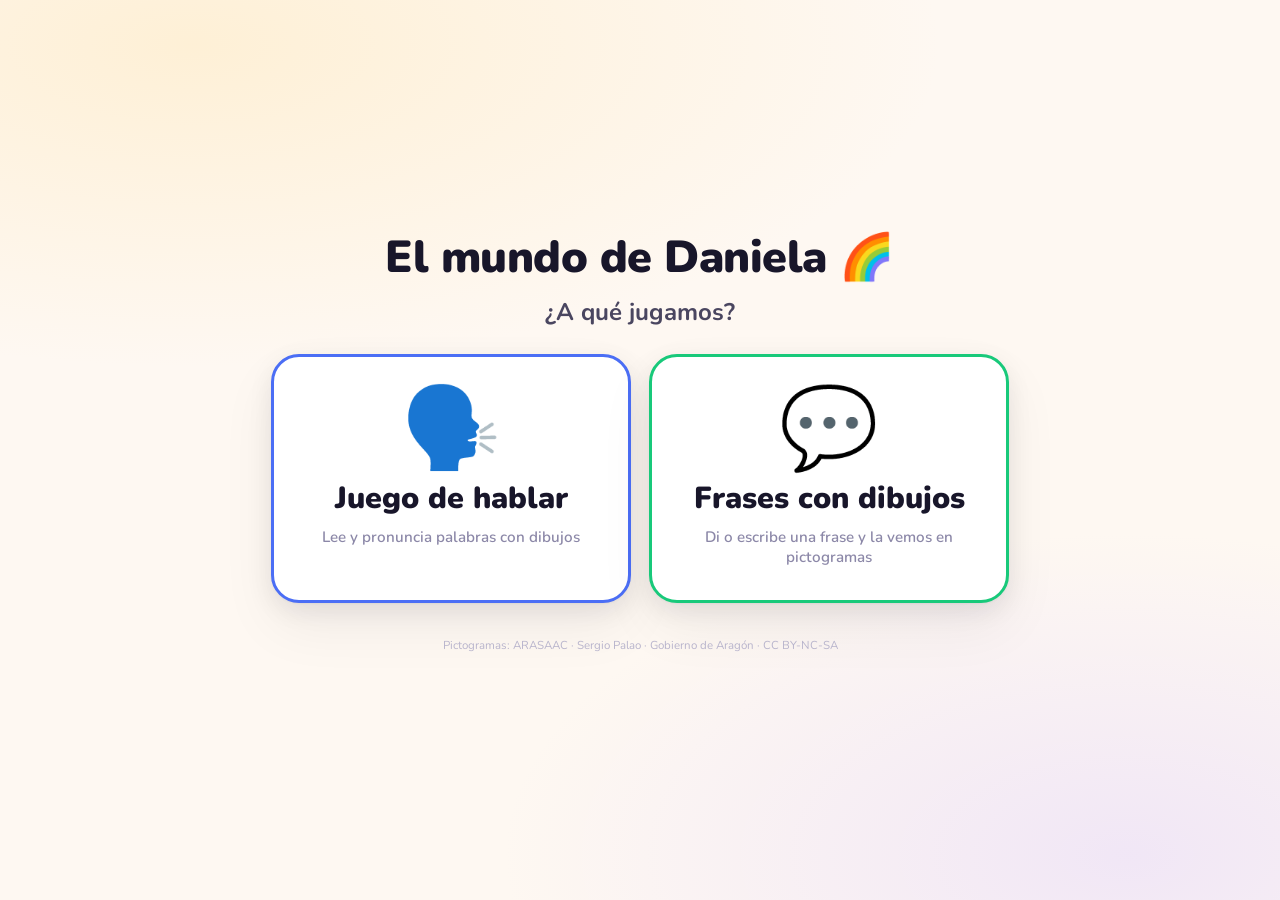
<file: index.html>
<!DOCTYPE html>
<html lang="es">
<head>
  <meta charset="UTF-8" />
  <meta name="viewport" content="width=device-width, initial-scale=1.0, maximum-scale=1.0, user-scalable=no, viewport-fit=cover" />
  <meta name="theme-color" content="#FEF8F2" />
  <meta name="apple-mobile-web-app-capable" content="yes" />
  <meta name="apple-mobile-web-app-status-bar-style" content="default" />
  <meta name="apple-mobile-web-app-title" content="Daniela" />
  <title>Daniela · Inicio</title>
  <link rel="manifest" href="manifest.json" />
  <link rel="apple-touch-icon" href="img/icono-192.png" />
  <link rel="preload" href="fonts/nunito-900.woff2" as="font" type="font/woff2" crossorigin />
  <link rel="stylesheet" href="css/estilos.css" />
</head>
<body class="pantalla-inicio">

  <main class="inicio">
    <h1 class="inicio-titulo">El mundo de Daniela 🌈</h1>
    <p class="inicio-sub">¿A qué jugamos?</p>

    <div class="inicio-opciones">
      <a href="juego.html" class="tarjeta-inicio tarjeta-juego">
        <span class="tarjeta-inicio-emoji">🗣️</span>
        <span class="tarjeta-inicio-titulo">Juego de hablar</span>
        <span class="tarjeta-inicio-desc">Lee y pronuncia palabras con dibujos</span>
      </a>

      <a href="dictapicto.html" class="tarjeta-inicio tarjeta-dicta">
        <span class="tarjeta-inicio-emoji">💬</span>
        <span class="tarjeta-inicio-titulo">Frases con dibujos</span>
        <span class="tarjeta-inicio-desc">Di o escribe una frase y la vemos en pictogramas</span>
      </a>
    </div>

    <p class="inicio-pie">Pictogramas: ARASAAC · Sergio Palao · Gobierno de Aragón · CC BY-NC-SA</p>
  </main>

  <script>
    if ("serviceWorker" in navigator) {
      navigator.serviceWorker.register("sw.js").catch(() => {});
    }
  </script>
</body>
</html>
</file>
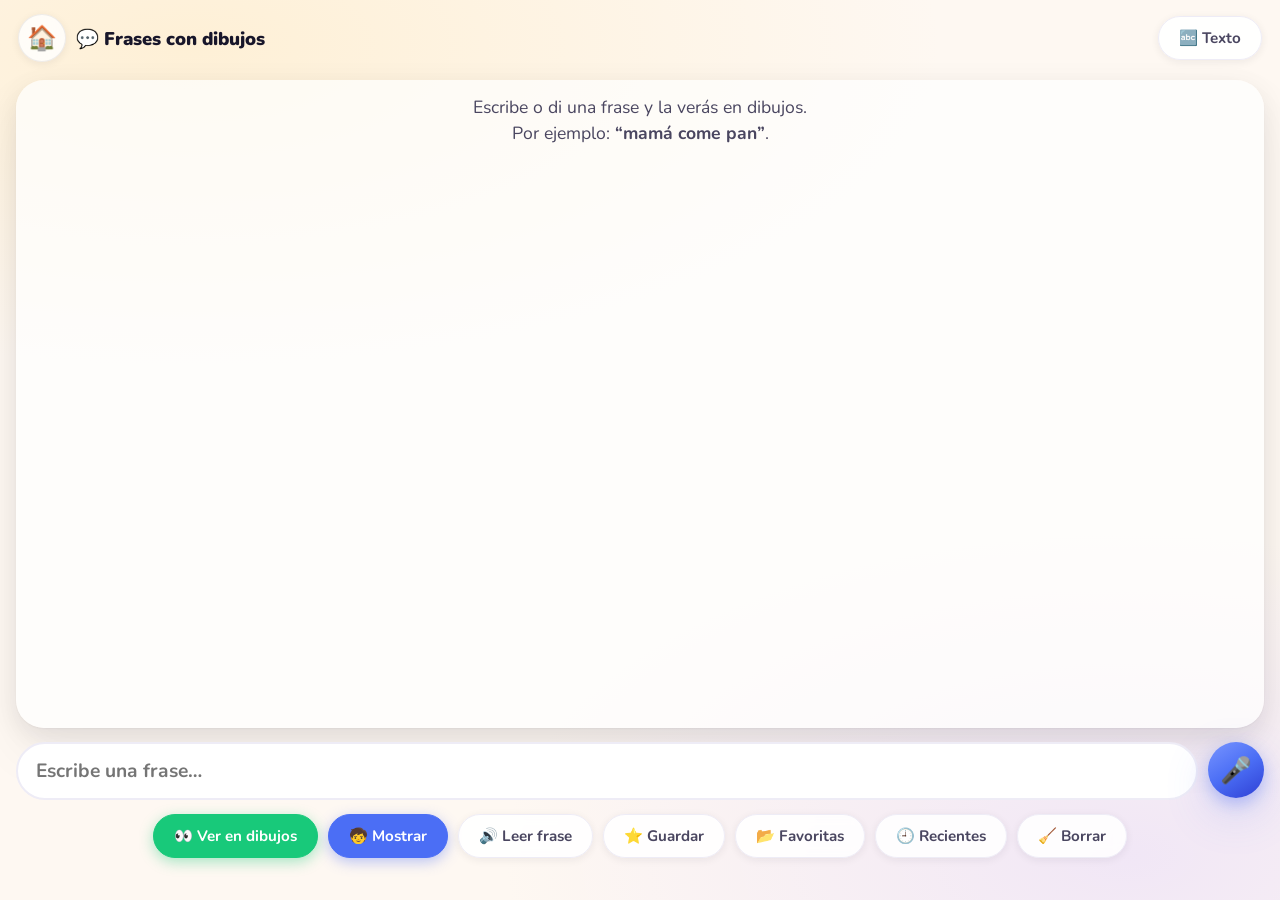
<file: dictapicto.html>
<!DOCTYPE html>
<html lang="es">
<head>
  <meta charset="UTF-8" />
  <meta name="viewport" content="width=device-width, initial-scale=1.0, maximum-scale=1.0, user-scalable=no, viewport-fit=cover" />
  <meta name="theme-color" content="#FEF8F2" />
  <meta name="apple-mobile-web-app-capable" content="yes" />
  <meta name="apple-mobile-web-app-status-bar-style" content="default" />
  <meta name="apple-mobile-web-app-title" content="Frases" />
  <title>Frases con dibujos</title>
  <link rel="manifest" href="manifest.json" />
  <link rel="apple-touch-icon" href="img/icono-192.png" />
  <link rel="preload" href="fonts/nunito-900.woff2" as="font" type="font/woff2" crossorigin />
  <link rel="stylesheet" href="css/estilos.css" />
</head>
<body class="pantalla-dicta">

  <header class="cabecera">
    <div class="cabecera-izq">
      <a href="index.html" class="boton-inicio" aria-label="Volver al inicio">🏠</a>
      <span class="dicta-titulo">💬 Frases con dibujos</span>
    </div>
    <button id="boton-texto" class="mini" aria-label="Mostrar u ocultar el texto">🔤 Texto</button>
  </header>

  <main class="dicta">
    <!-- Resultado: la frase en pictogramas -->
    <div id="dicta-resultado" class="dicta-resultado">
      <p class="dicta-ayuda">Escribe o di una frase y la verás en dibujos.<br>Por ejemplo: <b>“mamá come pan”</b>.</p>
    </div>

    <!-- Entrada -->
    <div class="dicta-entrada">
      <input id="dicta-input" class="dicta-input" type="text"
             placeholder="Escribe una frase…" autocomplete="off" autocapitalize="none" />
      <button id="dicta-mic" class="dicta-mic" aria-label="Hablar">🎤</button>
    </div>

    <div class="dicta-acciones">
      <button id="dicta-ver" class="mini verde">👀 Ver en dibujos</button>
      <button id="dicta-mostrar" class="mini azul">🧒 Mostrar</button>
      <button id="dicta-leer" class="mini">🔊 Leer frase</button>
      <button id="dicta-guardar" class="mini">⭐ Guardar</button>
      <button id="dicta-favs" class="mini">📂 Favoritas</button>
      <button id="dicta-rec" class="mini">🕘 Recientes</button>
      <button id="dicta-borrar" class="mini">🧹 Borrar</button>
    </div>

    <p id="dicta-aviso" class="aviso-pequeno" style="text-align:center;"></p>
  </main>

  <!-- Botón para salir del modo Mostrar (solo visible al presentar) -->
  <button id="dicta-salir" class="dicta-salir" aria-label="Volver">✅ Listo</button>

  <!-- Selector de dibujo (cuando una palabra tiene varios) -->
  <div id="overlay-chooser" class="dicta-overlay" hidden>
    <div class="dicta-overlay-card">
      <div class="dicta-overlay-cab">
        <h2>Elige dibujo: <span id="chooser-palabra"></span></h2>
        <button id="chooser-cerrar" class="cerrar" aria-label="Cerrar">✕</button>
      </div>
      <div id="chooser-grid" class="chooser-grid"></div>
    </div>
  </div>

  <!-- Frases favoritas -->
  <div id="overlay-favs" class="dicta-overlay" hidden>
    <div class="dicta-overlay-card">
      <div class="dicta-overlay-cab">
        <h2>⭐ Frases favoritas</h2>
        <button id="favs-cerrar" class="cerrar" aria-label="Cerrar">✕</button>
      </div>
      <div id="favs-lista" class="favs-lista"></div>
    </div>
  </div>

  <!-- Frases recientes -->
  <div id="overlay-recientes" class="dicta-overlay" hidden>
    <div class="dicta-overlay-card">
      <div class="dicta-overlay-cab">
        <h2>🕘 Frases recientes</h2>
        <button id="rec-cerrar" class="cerrar" aria-label="Cerrar">✕</button>
      </div>
      <p class="aviso-pequeno" style="margin:12px 16px 0;">Toca una frase para volver a verla en dibujos.</p>
      <div id="rec-lista" class="rec-lista"></div>
    </div>
  </div>

  <script type="module" src="js/dictapicto.js"></script>
  <script>
    if ("serviceWorker" in navigator) {
      navigator.serviceWorker.register("sw.js").catch(() => {});
    }
  </script>
</body>
</html>
</file>
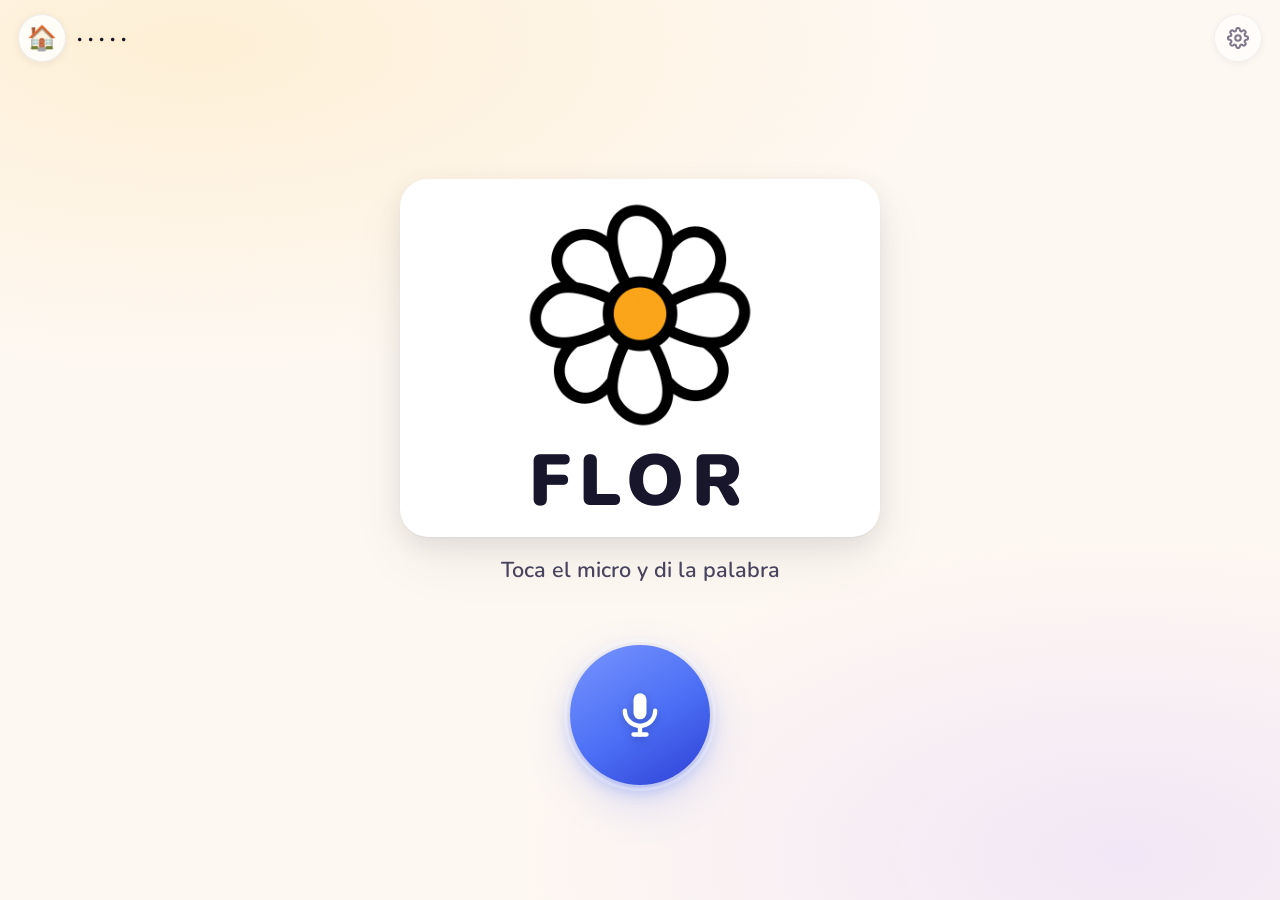
<file: juego.html>
<!DOCTYPE html>
<html lang="es">
<head>
  <meta charset="UTF-8" />
  <meta name="viewport" content="width=device-width, initial-scale=1.0, maximum-scale=1.0, user-scalable=no, viewport-fit=cover" />
  <meta name="theme-color" content="#FEF8F2" />
  <meta name="apple-mobile-web-app-capable" content="yes" />
  <meta name="apple-mobile-web-app-status-bar-style" content="default" />
  <meta name="apple-mobile-web-app-title" content="Hablar" />
  <title>El juego de hablar de Daniela</title>
  <link rel="manifest" href="manifest.json" />
  <link rel="apple-touch-icon" href="img/icono-192.png" />
  <link rel="preload" href="fonts/nunito-900.woff2" as="font" type="font/woff2" crossorigin />
  <link rel="stylesheet" href="css/estilos.css" />
</head>
<body>

  <!-- ===================== CABECERA ===================== -->
  <header class="cabecera">
    <div class="cabecera-izq">
      <a href="index.html" class="boton-inicio" aria-label="Volver al inicio">🏠</a>
      <div id="estrellas" class="estrellas" aria-label="Puntuación">·····</div>
    </div>
    <button id="boton-ajustes" class="icono-ajustes" aria-label="Ajustes para el adulto">
      <svg width="22" height="22" viewBox="0 0 24 24" fill="none" stroke="currentColor" stroke-width="2.2" stroke-linecap="round" stroke-linejoin="round">
        <circle cx="12" cy="12" r="3"></circle>
        <path d="M19.4 15a1.65 1.65 0 0 0 .33 1.82l.06.06a2 2 0 0 1-2.83 2.83l-.06-.06a1.65 1.65 0 0 0-1.82-.33 1.65 1.65 0 0 0-1 1.51V21a2 2 0 0 1-4 0v-.09A1.65 1.65 0 0 0 9 19.4a1.65 1.65 0 0 0-1.82.33l-.06.06a2 2 0 0 1-2.83-2.83l.06-.06A1.65 1.65 0 0 0 4.68 15a1.65 1.65 0 0 0-1.51-1H3a2 2 0 0 1 0-4h.09A1.65 1.65 0 0 0 4.6 9a1.65 1.65 0 0 0-.33-1.82l-.06-.06a2 2 0 0 1 2.83-2.83l.06.06A1.65 1.65 0 0 0 9 4.68a1.65 1.65 0 0 0 1-1.51V3a2 2 0 0 1 4 0v.09a1.65 1.65 0 0 0 1 1.51 1.65 1.65 0 0 0 1.82-.33l.06-.06a2 2 0 0 1 2.83 2.83l-.06.06A1.65 1.65 0 0 0 19.4 9a1.65 1.65 0 0 0 1.51 1H21a2 2 0 0 1 0 4h-.09a1.65 1.65 0 0 0-1.51 1z"></path>
      </svg>
    </button>
  </header>

  <!-- ===================== JUEGO ===================== -->
  <main class="juego">
    <div id="tarjeta" class="tarjeta">
      <img id="pictograma" class="pictograma" alt="" />
      <div id="palabra" class="palabra">SOL</div>
    </div>

    <p id="estado" class="estado">Toca el micro y di la palabra</p>

    <!-- Semáforo de turno: naranja = habla la app · verde = le toca a ella -->
    <div id="turno" class="turno" aria-live="polite">
      <span class="turno-icono"></span><span class="turno-texto"></span>
    </div>

    <!-- Solo visible en "Por sonidos": activar/desactivar el sonido modelo -->
    <button id="boton-sonido" class="toggle-sonido" hidden>🔊 Sonido: sí</button>

    <button id="boton-mic" class="boton-mic" aria-label="Hablar">
      <span class="mic-icon" aria-hidden="true">
        <svg width="44" height="44" viewBox="0 0 24 24" fill="currentColor">
          <rect x="9" y="2" width="6" height="12" rx="3"/>
          <path d="M5 10a7 7 0 0 0 14 0" stroke="currentColor" stroke-width="2" fill="none" stroke-linecap="round"/>
          <line x1="12" y1="17" x2="12" y2="21" stroke="currentColor" stroke-width="2" stroke-linecap="round"/>
          <line x1="9" y1="21" x2="15" y2="21" stroke="currentColor" stroke-width="2" stroke-linecap="round"/>
        </svg>
      </span>
      <span class="ondas" aria-hidden="true"></span>
    </button>

    <!-- Piezas de sílabas (solo en modo "Construir la palabra") -->
    <div id="construir-pool" class="construir-pool" hidden></div>

    <!-- Botones pequeños para el adulto (siempre visibles, abajo) -->
    <div class="barra-adulto">
      <button id="boton-oir" class="mini" aria-label="Oír la palabra">
        <span class="mini-icon">🔊</span> Oír
      </button>
      <button id="boton-correcto" class="mini verde" aria-label="Lo dijo bien">
        <span class="mini-icon">✓</span> ¡Bien!
      </button>
      <button id="boton-saltar" class="mini" aria-label="Siguiente palabra">
        <span class="mini-icon">→</span> Otra
      </button>
    </div>
  </main>

  <!-- ===================== CELEBRACIÓN ===================== -->
  <div id="feedback" class="feedback" aria-hidden="true">🎉</div>

  <!-- ===================== RECOMPENSA: GLOBO ===================== -->
  <div id="globo-capa" class="globo-capa" aria-hidden="true">
    <div id="globo-vuelo" class="globo-vuelo">
      <button id="globo" class="globo" aria-label="Explota el globo">🎈</button>
    </div>
  </div>

  <!-- ===================== PANEL DEL ADULTO ===================== -->
  <aside id="panel" class="panel" role="dialog" aria-label="Ajustes">
    <div class="panel-contenido">
      <div class="panel-cabecera">
        <h2>Ajustes (para papá)</h2>
        <button id="cerrar-panel" class="cerrar" aria-label="Cerrar ajustes">✕</button>
      </div>

      <h3>✨ Diversión máxima</h3>
      <div id="opciones-diversion" class="opciones"></div>

      <h3>Modo de juego</h3>
      <div id="opciones-modo" class="opciones"></div>

      <div id="seccion-silabas">
        <h3>Número de sílabas</h3>
        <div id="opciones-silabas" class="opciones"></div>

        <h3>Tipo de sílaba</h3>
        <div id="opciones-tipo" class="opciones"></div>
      </div>

      <div id="seccion-categorias">
        <h3>Campos semánticos</h3>
        <div id="opciones-categoria" class="opciones"></div>
      </div>

      <div id="seccion-fonemas">
        <h3>Sonidos (fonemas)</h3>
        <p class="aviso-pequeno">Practica muchas palabras con el mismo sonido (p. ej. la <b>S</b>).</p>
        <div id="opciones-fonema" class="opciones"></div>
      </div>

      <div id="seccion-silabica">
        <h3>Lectura Silábica</h3>
        <p class="aviso-pequeno">Practica sílabas sueltas: MA ME MI MO MU… El currículo automático avanza solo cuando las domina.</p>
        <div id="opciones-silabica"></div>
      </div>

      <h3>Aprendizaje</h3>
      <div id="opciones-imagen" class="opciones"></div>
      <div id="opciones-inteligente" class="opciones"></div>
      <p id="resumen-progreso" class="resumen"></p>
      <p id="palabras-cuestan" class="aviso"></p>
      <button id="boton-reset-progreso" class="mini reset">↺ Reiniciar progreso</button>

      <h3>Velocidad de la voz</h3>
      <div id="opciones-velocidad" class="opciones"></div>

      <h3>Tiempo para responder</h3>
      <p class="aviso-pequeno">Cuántos segundos tiene para hablar antes de que la app repita la palabra. El silencio nunca cuenta como fallo.</p>
      <div id="opciones-espera" class="opciones"></div>

      <h3>Premio (globo)</h3>
      <div id="opciones-recompensa" class="opciones"></div>

      <h3>Nivel de exigencia de la voz</h3>
      <div id="opciones-nivel" class="opciones"></div>

      <p id="aviso-micro" class="aviso"></p>

      <h3>Copia de seguridad</h3>
      <p class="aviso-pequeno">Guarda el progreso de Daniela en un archivo (por si cambias de móvil o se borran los datos del navegador) y vuelve a cargarlo cuando quieras.</p>
      <div class="opciones">
        <button id="boton-exportar" class="mini">⬇️ Guardar copia</button>
        <button id="boton-importar" class="mini">⬆️ Cargar copia</button>
        <input id="archivo-importar" type="file" accept="application/json,.json" hidden />
      </div>

      <p class="creditos">
        Pictogramas: ARASAAC (arasaac.org) · Autor: Sergio Palao ·
        Gobierno de Aragón · Licencia CC BY-NC-SA.
      </p>
    </div>
  </aside>

  <script type="module" src="js/app.js"></script>
  <script>
    // Registra el service worker (para que funcione sin internet, opcional)
    if ("serviceWorker" in navigator) {
      navigator.serviceWorker.register("sw.js").catch(() => {});
    }
  </script>
</body>
</html>
</file>
<file: css/estilos.css>
/* ==========================================================================
   El juego de hablar de Daniela  ·  Diseño Premium
   Usuario: Daniela, 6 años, Síndrome de Down.
   Principios: elementos MUY grandes · alto contraste · foco único · limpio.
   ========================================================================== */

/* ── Fuente Nunito autoalojada (funciona sin internet, carga al instante) ── */
@font-face {
  font-family: "Nunito"; font-style: normal; font-weight: 400;
  font-display: swap; src: url("../fonts/nunito-400.woff2") format("woff2");
}
@font-face {
  font-family: "Nunito"; font-style: normal; font-weight: 600;
  font-display: swap; src: url("../fonts/nunito-600.woff2") format("woff2");
}
@font-face {
  font-family: "Nunito"; font-style: normal; font-weight: 700;
  font-display: swap; src: url("../fonts/nunito-700.woff2") format("woff2");
}
@font-face {
  font-family: "Nunito"; font-style: normal; font-weight: 900;
  font-display: swap; src: url("../fonts/nunito-900.woff2") format("woff2");
}

/* ── Tokens de diseño ──────────────────────────────────────────────────── */
:root {
  /* Paleta */
  --bg:         #FEF8F2;
  --bg-2:       #F8F0FB;
  --card:       #FFFFFF;
  --ink:        #18162A;
  --ink-mid:    #4A4660;
  --ink-soft:   #8C88A8;
  --divider:    #EEECF6;

  /* Accents */
  --blue:       #4B6EF5;
  --blue-dark:  #2E3FD4;
  --blue-light: #EEF2FF;
  --green:      #18C97A;
  --green-dark: #0F9A5C;
  --amber:      #F5A623;
  --pink:       #F24E8B;
  --pink-dark:  #C4276A;

  /* Sombras */
  --shadow-card:
    0 1px 2px rgba(24,22,42,0.04),
    0 8px 24px rgba(24,22,42,0.08),
    0 24px 56px rgba(24,22,42,0.06);
  --shadow-mic-blue:
    0 6px 16px rgba(75,110,245,0.35),
    0 16px 48px rgba(75,110,245,0.20);
  --shadow-mic-pink:
    0 6px 16px rgba(242,78,139,0.38),
    0 16px 48px rgba(242,78,139,0.22);
  --shadow-mic-green:
    0 6px 16px rgba(24,201,122,0.38),
    0 16px 48px rgba(24,201,122,0.22);
  --shadow-btn:
    0 2px 8px rgba(24,22,42,0.07);

  /* Tipografía */
  --font: 'Nunito', 'Baloo 2', 'Trebuchet MS', system-ui, sans-serif;

  /* Radio */
  --r-card: 28px;
  --r-btn:  999px;
  --r-chip: 16px;
}

/* ── Reset base ────────────────────────────────────────────────────────── */
*, *::before, *::after {
  box-sizing: border-box;
  -webkit-tap-highlight-color: transparent;
  touch-action: manipulation;   /* toques instantáneos, sin zoom por doble toque */
}

html, body {
  margin: 0;
  height: 100%;
  font-family: var(--font);
  background:
    radial-gradient(ellipse 90% 55% at 15% 5%,  rgba(255,230,180,0.45) 0%, transparent 65%),
    radial-gradient(ellipse 75% 55% at 88% 95%, rgba(210,190,255,0.30) 0%, transparent 65%),
    var(--bg);
  color: var(--ink);
  overflow: hidden;
  overscroll-behavior: none;     /* evita "tirar para refrescar" durante el juego */
  user-select: none;
  -webkit-user-select: none;
  text-rendering: optimizeLegibility;
  -webkit-font-smoothing: antialiased;
}

body {
  display: flex;
  flex-direction: column;
  height: 100dvh;
  padding:
    env(safe-area-inset-top,  0px)
    env(safe-area-inset-right, 0px)
    env(safe-area-inset-bottom, 0px)
    env(safe-area-inset-left,  0px);
}

/* ── Cabecera ──────────────────────────────────────────────────────────── */
.cabecera {
  display: flex;
  align-items: center;
  justify-content: space-between;
  padding: 14px 18px 10px;
  flex: 0 0 auto;
}
.cabecera-izq { display: flex; align-items: center; gap: 10px; min-width: 0; }
.boton-inicio {
  flex: 0 0 auto;
  width: 48px; height: 48px;
  display: grid; place-items: center;
  font-size: 1.5rem;
  text-decoration: none;
  background: rgba(255,255,255,0.80);
  border: 1.5px solid rgba(24,22,42,0.07);
  border-radius: 50%;
  box-shadow: var(--shadow-btn);
  backdrop-filter: blur(10px);
  -webkit-backdrop-filter: blur(10px);
}
.boton-inicio:active { transform: scale(0.9); }

/* ════════════════════ PÁGINA DE INICIO (elegir función) ═════════════════ */
body.pantalla-inicio { overflow-y: auto; }
.inicio {
  flex: 1 1 auto;
  display: flex;
  flex-direction: column;
  align-items: center;
  justify-content: center;
  text-align: center;
  gap: 8px;
  padding: 24px 20px 32px;
  min-height: 0;
}
.inicio-titulo {
  font-size: clamp(1.8rem, 7vw, 2.8rem);
  font-weight: 900;
  margin: 0;
  color: var(--ink);
  letter-spacing: -0.5px;
}
.inicio-sub {
  font-size: clamp(1.1rem, 5vw, 1.5rem);
  font-weight: 700;
  color: var(--ink-mid);
  margin: 0 0 18px;
}
.inicio-opciones {
  display: flex;
  flex-wrap: wrap;
  gap: 18px;
  justify-content: center;
  width: 100%;
  max-width: 760px;
}
.tarjeta-inicio {
  flex: 1 1 280px;
  max-width: 360px;
  display: flex;
  flex-direction: column;
  align-items: center;
  gap: 8px;
  padding: 32px 22px;
  border-radius: var(--r-card);
  background: var(--card);
  box-shadow: var(--shadow-card);
  text-decoration: none;
  color: var(--ink);
  border: 3px solid transparent;
  transition: transform 0.18s cubic-bezier(0.34,1.56,0.64,1), box-shadow 0.2s, border-color 0.2s;
}
.tarjeta-inicio:active { transform: scale(0.96); }
.tarjeta-juego  { border-color: var(--blue); }
.tarjeta-dicta  { border-color: var(--green); }
.tarjeta-inicio-emoji  { font-size: clamp(3.4rem, 16vw, 5rem); line-height: 1; }
.tarjeta-inicio-titulo { font-size: clamp(1.4rem, 6vw, 1.9rem); font-weight: 900; }
.tarjeta-inicio-desc   { font-size: 0.95rem; color: var(--ink-soft); font-weight: 600; line-height: 1.35; }
.inicio-pie { margin-top: 26px; font-size: 0.72rem; color: #B8B4CC; line-height: 1.5; }

/* ════════════════════ FRASES CON DIBUJOS (Dictapicto) ═══════════════════ */
.dicta-titulo { font-size: 1.15rem; font-weight: 900; color: var(--ink); }
.dicta {
  flex: 1 1 auto;
  min-height: 0;
  display: flex;
  flex-direction: column;
  gap: 14px;
  padding: 8px 16px 18px;
}
.dicta-resultado {
  flex: 1 1 auto;
  min-height: 0;
  overflow-y: auto;
  -webkit-overflow-scrolling: touch;
  display: flex;
  flex-wrap: wrap;
  align-content: flex-start;
  gap: 12px;
  padding: 14px;
  background: rgba(255,255,255,0.7);
  border-radius: var(--r-card);
  box-shadow: var(--shadow-card);
}
.dicta-ayuda {
  margin: auto;
  text-align: center;
  color: var(--ink-mid);
  font-size: 1.1rem;
  line-height: 1.5;
}
.picto-celda {
  display: flex;
  flex-direction: column;
  align-items: center;
  gap: 4px;
  width: clamp(96px, 26vw, 150px);
}
.picto-img {
  width: 100%;
  aspect-ratio: 1 / 1;
  display: grid;
  place-items: center;
  background: #fff;
  border-radius: 16px;
  box-shadow: var(--shadow-btn);
  overflow: hidden;
}
.picto-img img { width: 100%; height: 100%; object-fit: contain; }
.picto-img.cargando { background: repeating-linear-gradient(45deg, #f4f2fb, #f4f2fb 8px, #eceaf6 8px, #eceaf6 16px); }
.picto-img.sin-picto::after { content: "❔"; font-size: 2rem; opacity: 0.4; }
.picto-txt {
  font-size: clamp(1rem, 4.5vw, 1.4rem);
  font-weight: 900;
  text-transform: uppercase;
  letter-spacing: 1px;
  color: var(--ink);
  text-align: center;
  word-break: break-word;
}
body.ocultar-texto .picto-txt { display: none; }

.dicta-entrada { display: flex; gap: 10px; flex: 0 0 auto; }
.dicta-input {
  flex: 1 1 auto;
  min-width: 0;
  font-family: var(--font);
  font-size: 1.2rem;
  font-weight: 700;
  padding: 14px 18px;
  border-radius: var(--r-btn);
  border: 2px solid var(--divider);
  background: #fff;
  color: var(--ink);
  user-select: text;
  -webkit-user-select: text;
}
.dicta-input:focus { outline: none; border-color: var(--blue); }
.dicta-mic {
  flex: 0 0 auto;
  width: 56px; height: 56px;
  border-radius: 50%;
  border: none;
  font-size: 1.6rem;
  color: #fff;
  background: linear-gradient(148deg, #7895FF, var(--blue), var(--blue-dark));
  box-shadow: var(--shadow-mic-blue);
  cursor: pointer;
}
.dicta-mic:active { transform: scale(0.92); }
.dicta-mic.escuchando {
  background: linear-gradient(148deg, #FF8FB8, var(--pink), var(--pink-dark));
  animation: latido 1.2s ease-in-out infinite;
}
.dicta-acciones { display: flex; gap: 10px; flex-wrap: wrap; justify-content: center; flex: 0 0 auto; }

.picto-img { cursor: pointer; }

/* Overlays (selector de dibujo y favoritas) */
.dicta-overlay {
  position: fixed;
  inset: 0;
  z-index: 120;
  background: rgba(18,16,32,0.45);
  backdrop-filter: blur(8px);
  -webkit-backdrop-filter: blur(8px);
  display: flex;
  align-items: center;
  justify-content: center;
  padding: 18px;
}
.dicta-overlay[hidden] { display: none; }
.dicta-overlay-card {
  background: var(--card);
  width: min(96vw, 560px);
  max-height: 86vh;
  display: flex;
  flex-direction: column;
  border-radius: var(--r-card);
  box-shadow: var(--shadow-card);
  overflow: hidden;
}
.dicta-overlay-cab {
  display: flex;
  align-items: center;
  justify-content: space-between;
  padding: 16px 18px;
  border-bottom: 1.5px solid var(--divider);
}
.dicta-overlay-cab h2 { margin: 0; font-size: 1.2rem; font-weight: 900; color: var(--ink); }
.dicta-overlay-cab #chooser-palabra { color: var(--blue-dark); text-transform: uppercase; }

.chooser-grid {
  display: grid;
  grid-template-columns: repeat(auto-fill, minmax(96px, 1fr));
  gap: 12px;
  padding: 16px;
  overflow-y: auto;
}
.opcion-picto {
  aspect-ratio: 1 / 1;
  border: 2px solid var(--divider);
  border-radius: 16px;
  background: #fff;
  cursor: pointer;
  padding: 6px;
  display: grid;
  place-items: center;
  transition: transform 0.12s, border-color 0.15s;
}
.opcion-picto:active { transform: scale(0.92); }
.opcion-picto:hover { border-color: var(--blue); }
.opcion-picto img { width: 100%; height: 100%; object-fit: contain; }
.opcion-auto { font-size: 0.82rem; font-weight: 800; color: var(--ink-mid); line-height: 1.5; }

.favs-lista { padding: 12px 16px 18px; overflow-y: auto; display: flex; flex-direction: column; gap: 10px; }
.fav-item { display: flex; gap: 8px; align-items: stretch; }
.fav-texto {
  flex: 1 1 auto;
  text-align: left;
  font-family: var(--font);
  font-size: 1.1rem;
  font-weight: 700;
  padding: 14px 16px;
  border-radius: 14px;
  border: 2px solid var(--divider);
  background: #F8F7FC;
  color: var(--ink);
  cursor: pointer;
}
.fav-texto:active { transform: scale(0.98); }
.fav-borrar {
  flex: 0 0 auto;
  width: 48px;
  border-radius: 14px;
  border: none;
  background: #FFE9EF;
  color: var(--pink-dark);
  font-size: 1.1rem;
  font-weight: 800;
  cursor: pointer;
}

/* Palabras "función" mostradas en LETRAS GRANDES (sin dibujo) */
.picto-letras {
  font-size: clamp(1.6rem, 7vw, 2.4rem);
  font-weight: 900;
  letter-spacing: 1px;
  color: var(--ink);
  text-align: center;
  line-height: 1;
  padding: 4px;
  word-break: break-word;
}
.celda-letras .picto-img { background: var(--blue-light); }
.celda-letras .picto-txt { display: none; }   /* ya se ve en grande arriba */

/* Opciones especiales del selector (Automático / Solo letras) */
.opcion-especial {
  font-size: 0.82rem;
  font-weight: 800;
  color: var(--ink-mid);
  line-height: 1.5;
}
.opcion-letras b { font-size: 1.3rem; color: var(--blue-dark); }
.opcion-quitar { color: var(--pink-dark); border-color: #FFD0DE; background: #FFF4F8; }
.opcion-quitar:hover { border-color: var(--pink); }

/* Arrastrar para reordenar: mantener pulsado ~1 s para "despegar" y mover */
.pantalla-dicta .picto-celda {
  touch-action: none;
  cursor: grab;
  -webkit-touch-callout: none;   /* iOS: sin menú "Guardar imagen/Copiar" al mantener */
  -webkit-user-select: none;
  user-select: none;
}
/* iOS: no dejar que el dedo "arrastre" la imagen como en Safari */
.pantalla-dicta .picto-celda img {
  -webkit-touch-callout: none;
  -webkit-user-drag: none;
  user-drag: none;
  pointer-events: none;
}

/* Mientras se mantiene pulsado: late suave para invitar a esperar */
.picto-celda.presionando .picto-img {
  animation: latirPress 0.55s ease-in-out infinite alternate;
}
@keyframes latirPress {
  from { transform: scale(1);    box-shadow: var(--shadow-btn); }
  to   { transform: scale(1.05); box-shadow: var(--shadow-card); }
}

/* Al cumplirse el tiempo: se despega de la hoja (listo para moverse) */
.picto-celda.listo {
  position: relative;
  z-index: 3;
  cursor: grabbing;
  animation: despegar 0.32s cubic-bezier(.2, .7, .3, 1.35) forwards;
}
@keyframes despegar {
  0%   { transform: scale(1)    rotate(0)     translateY(0);   }
  55%  { transform: scale(1.14) rotate(-5deg) translateY(-10px); }
  100% { transform: scale(1.1)  rotate(-3deg) translateY(-7px);
         filter: drop-shadow(0 10px 14px rgba(0,0,0,0.22)); }
}
.picto-celda.arrastrando { opacity: 0.95; }

/* Lista de frases recientes (filas, como las favoritas) */
.rec-lista {
  display: flex;
  flex-direction: column;
  gap: 10px;
  padding: 12px 16px 18px;
  overflow-y: auto;
}

/* ── Modo PRESENTACIÓN: móvil en horizontal = frase a pantalla completa ──── */
@media (orientation: landscape) and (max-height: 600px) {
  .pantalla-dicta .cabecera,
  .pantalla-dicta .dicta-entrada,
  .pantalla-dicta .dicta-acciones,
  .pantalla-dicta #dicta-aviso { display: none; }
  .pantalla-dicta .dicta { padding: 6px; }
  .pantalla-dicta .dicta-resultado {
    background: transparent;
    box-shadow: none;
    align-items: center;
    align-content: center;
    justify-content: center;
    gap: clamp(8px, 2vw, 26px);
    padding: 4px;
  }
  .pantalla-dicta .picto-celda { width: clamp(110px, 30vh, 320px); }
  .pantalla-dicta .picto-txt    { font-size: clamp(1.1rem, 5vh, 2rem); }
  .pantalla-dicta .picto-letras { font-size: clamp(1.6rem, 8vh, 3rem); }
}

/* ── Modo MOSTRAR (botón 🧒): frase grande y edición bloqueada ──────────── */
.pantalla-dicta.presentando .cabecera,
.pantalla-dicta.presentando .dicta-entrada,
.pantalla-dicta.presentando .dicta-acciones,
.pantalla-dicta.presentando #dicta-aviso { display: none; }
.pantalla-dicta.presentando .dicta { padding: 6px; }
.pantalla-dicta.presentando .dicta-resultado {
  background: transparent;
  box-shadow: none;
  align-items: center;
  align-content: center;
  justify-content: center;
  gap: clamp(10px, 3vmin, 30px);
  padding: 4px;
}
.pantalla-dicta.presentando .picto-celda {
  width: clamp(120px, 30vmin, 340px);
  cursor: default;                 /* en modo Mostrar no se arrastra */
}
.pantalla-dicta.presentando .picto-txt    { font-size: clamp(1.1rem, 5vmin, 2.2rem); }
.pantalla-dicta.presentando .picto-letras { font-size: clamp(1.6rem, 8vmin, 3.2rem); }

/* Botón "Listo" para salir del modo Mostrar */
.dicta-salir {
  display: none;
  position: fixed;
  z-index: 50;
  top: max(12px, env(safe-area-inset-top));
  right: max(12px, env(safe-area-inset-right));
  padding: 12px 22px;
  font-family: var(--font);
  font-size: 1.05rem;
  font-weight: 800;
  color: #fff;
  background: var(--green);
  border: none;
  border-radius: 999px;
  box-shadow: 0 6px 18px rgba(0,0,0,0.25);
  cursor: pointer;
}
.dicta-salir:active { transform: scale(0.95); }
.pantalla-dicta.presentando .dicta-salir { display: block; }

.estrellas {
  font-size: clamp(1.5rem, 5vw, 2rem);
  letter-spacing: 4px;
  line-height: 1;
  filter: drop-shadow(0 1px 3px rgba(245,166,35,0.28));
  /* Nunca debe desbordar y tapar el engranaje: se recorta si hace falta */
  flex: 0 1 auto;
  min-width: 0;
  overflow: hidden;
  white-space: nowrap;
}

.icono-ajustes {
  width: 48px;
  height: 48px;
  flex: 0 0 auto;          /* el engranaje siempre conserva su sitio */
  position: relative;
  z-index: 2;              /* y siempre queda por encima de las estrellas */
  margin-left: 12px;
  background: rgba(255,255,255,0.80);
  border: 1.5px solid rgba(24,22,42,0.07);
  cursor: pointer;
  border-radius: 50%;
  display: grid;
  place-items: center;
  color: var(--ink-mid);
  box-shadow: var(--shadow-btn);
  backdrop-filter: blur(10px);
  -webkit-backdrop-filter: blur(10px);
  transition: transform 0.25s cubic-bezier(0.34,1.56,0.64,1), opacity 0.2s;
  opacity: 0.72;
}
.icono-ajustes:active {
  opacity: 1;
  transform: scale(0.88) rotate(36deg);
}

/* ── Zona de juego ─────────────────────────────────────────────────────── */
.juego {
  flex: 1 1 auto;
  display: flex;
  flex-direction: column;
  align-items: center;
  justify-content: center;
  gap: clamp(8px, 2vh, 22px);
  padding: 4px 18px 12px;
  min-height: 0;
  overflow: hidden;
}

/* ── Tarjeta principal ─────────────────────────────────────────────────── */
.tarjeta {
  background: var(--card);
  border-radius: var(--r-card);
  box-shadow: var(--shadow-card);
  padding: clamp(12px, 2.2vh, 28px) clamp(14px, 4vw, 32px);
  display: flex;
  flex-direction: column;
  align-items: center;
  gap: clamp(6px, 1.4vh, 14px);
  width: min(90vw, 480px);
  position: relative;
  overflow: visible;
  transition:
    transform 0.3s cubic-bezier(0.34,1.56,0.64,1),
    box-shadow 0.3s ease;
}

.tarjeta.acierto {
  animation: saltar 0.65s cubic-bezier(0.34,1.56,0.64,1);
  box-shadow: 0 0 0 5px var(--green), var(--shadow-card);
}
@keyframes saltar {
  0%,100% { transform: scale(1) rotate(0deg); }
  30%     { transform: scale(1.10) rotate(-2.5deg); }
  65%     { transform: scale(1.05) rotate(2deg); }
}

/* Entrada suave del contenido al cambiar de palabra (solo opacidad, para no
   chocar con la flotación del globo en "diversión máxima") */
.tarjeta.entra .palabra,
.tarjeta.entra .pictograma { animation: aparecerContenido 0.3s ease both; }
@keyframes aparecerContenido {
  from { opacity: 0; }
  to   { opacity: 1; }
}
@media (prefers-reduced-motion: reduce) {
  .tarjeta.entra .palabra,
  .tarjeta.entra .pictograma { animation: none; }
}

/* ── Pictograma ────────────────────────────────────────────────────────── */
.pictograma {
  width:      min(50vw, min(38vh, 240px));
  height:     min(50vw, min(38vh, 240px));
  max-height: 26vh;
  object-fit: contain;
  cursor: pointer;
  transition: transform 0.18s cubic-bezier(0.34,1.56,0.64,1);
  border-radius: 12px;
}
.pictograma:active { transform: scale(0.94); }

/* ── Palabra ───────────────────────────────────────────────────────────── */
.palabra {
  font-size:   clamp(2.8rem, min(13vw, 8vh), 5.5rem);
  font-weight: 900;
  letter-spacing: 8px;
  color: var(--ink);
  line-height: 1;
  text-align: center;
  cursor: pointer;   /* tocarla la pronuncia (útil sin dibujo) */
}

/* ── Estado / instrucción ──────────────────────────────────────────────── */
.estado {
  margin: 0;
  font-size:   clamp(1rem, 4.5vw, 1.35rem);
  font-weight: 600;
  text-align:  center;
  min-height:  1.6em;
  color:       var(--ink-mid);
  line-height: 1.4;
}

/* ── Semáforo de turno (quién habla ahora) ─────────────────────────────── */
/* Siempre ocupa su hueco (visibility) para que la pantalla no dé saltos.   */
.turno {
  visibility: hidden;
  display: inline-flex;
  align-items: center;
  gap: 10px;
  padding: 10px 26px;
  border-radius: 999px;
  font-size: clamp(1.05rem, 4.5vw, 1.3rem);
  font-weight: 900;
  letter-spacing: 0.5px;
}
.turno-icono { font-size: 1.3em; line-height: 1; }
.turno.hablando, .turno.escuchando, .turno.oyendo { visibility: visible; }
.turno.hablando {
  background: #FFF1DC;
  color: #B96A00;
  border: 2.5px solid #FFD9A0;
}
.turno.escuchando {
  background: #DFF9EC;
  color: #0E8C55;
  border: 2.5px solid #9FE8C6;
  animation: turnoLate 0.9s ease-in-out infinite;
}
.turno.oyendo {
  background: var(--green);
  color: #fff;
  border: 2.5px solid var(--green);
  animation: turnoOye 0.5s ease-in-out infinite;
}
@keyframes turnoLate { 0%, 100% { transform: scale(1); } 50% { transform: scale(1.07); } }
@keyframes turnoOye  { 0%, 100% { transform: scale(1.03); } 50% { transform: scale(1.12); } }

/* ── Modo solo texto (sin pictograma) ──────────────────────────────────── */
.tarjeta.solo-texto {
  min-height: 24vh;
  justify-content: center;
}
.tarjeta.solo-texto .palabra {
  font-size: clamp(3.8rem, 19vw, 7.5rem);
}

/* ── Botón sonido modelo (modo fonema) ─────────────────────────────────── */
.toggle-sonido {
  flex: 0 0 auto;
  font-size:   0.95rem;
  font-weight: 700;
  font-family: var(--font);
  padding:     10px 22px;
  border-radius: var(--r-btn);
  border: 2px solid var(--blue);
  background:  var(--blue-light);
  color:       var(--blue-dark);
  cursor:      pointer;
  transition:  transform 0.15s, background 0.2s, color 0.2s;
}
.toggle-sonido:active { transform: scale(0.95); }
.toggle-sonido.activo { background: var(--blue); color: #fff; }
.toggle-sonido[hidden] { display: none; }

/* ── Botón de micrófono ────────────────────────────────────────────────── */
.boton-mic {
  position:     relative;
  width:        clamp(96px, min(26vw, 17vh), 140px);
  height:       clamp(96px, min(26vw, 17vh), 140px);
  border-radius: 50%;
  border:       none;
  background:   linear-gradient(148deg, #7895FF 0%, var(--blue) 55%, var(--blue-dark) 100%);
  box-shadow:   var(--shadow-mic-blue);
  cursor:       pointer;
  display:      grid;
  place-items:  center;
  flex:         0 0 auto;
  color:        #fff;
  transition:
    transform 0.22s cubic-bezier(0.34,1.56,0.64,1),
    box-shadow 0.22s ease,
    background 0.3s ease;
  animation: respiraMic 2.8s ease-in-out infinite;   /* invita a tocarlo */
}
.boton-mic:active { transform: scale(0.90); }
/* Latido suave cuando está en reposo (se anula al escuchar / dar pista) */
@keyframes respiraMic {
  0%, 100% { box-shadow: var(--shadow-mic-blue); }
  50%      { box-shadow: var(--shadow-mic-blue), 0 0 0 12px rgba(75,110,245,0.12); }
}
@media (prefers-reduced-motion: reduce) {
  .boton-mic { animation: none; }
}

.mic-icon {
  display: flex;
  align-items: center;
  justify-content: center;
}
.mic-icon svg {
  width:  clamp(36px, 10vw, 52px);
  height: clamp(36px, 10vw, 52px);
  filter: drop-shadow(0 2px 4px rgba(0,0,0,0.20));
}

/* Anillo de onda (decorativo) */
.ondas {
  position: absolute;
  inset:    -6px;
  border-radius: 50%;
  border:   3px solid rgba(255,255,255,0.25);
  pointer-events: none;
}

/* Estado escuchando */
.boton-mic.escuchando {
  background:  linear-gradient(148deg, #FF8FB8 0%, var(--pink) 55%, var(--pink-dark) 100%);
  box-shadow:  var(--shadow-mic-pink);
  animation:   latido 1.2s ease-in-out infinite;
}
@keyframes latido {
  0%,100% { box-shadow: var(--shadow-mic-pink); }
  50%     {
    box-shadow:
      0 6px 16px rgba(242,78,139,0.38),
      0 0 0 22px rgba(242,78,139,0);
  }
}

/* Estado pista (animando al reintento) */
.boton-mic.pista {
  background:  linear-gradient(148deg, #4DFFC0 0%, var(--green) 55%, var(--green-dark) 100%);
  box-shadow:  var(--shadow-mic-green);
  animation:   invitar 1s ease-in-out infinite;
}
@keyframes invitar {
  0%,100% { transform: scale(1);    box-shadow: var(--shadow-mic-green); }
  50%     { transform: scale(1.09); box-shadow: var(--shadow-mic-green), 0 0 0 20px rgba(24,201,122,0); }
}

/* Meneo de pista en la tarjeta */
.tarjeta.anima-pista { animation: menear 0.55s ease; }
@keyframes menear {
  0%,100% { transform: translateX(0); }
  18%     { transform: translateX(-9px) rotate(-1.2deg); }
  40%     { transform: translateX(9px) rotate(1.2deg); }
  62%     { transform: translateX(-6px); }
  82%     { transform: translateX(6px); }
}

/* ── Barra del adulto ──────────────────────────────────────────────────── */
.barra-adulto {
  display:         flex;
  gap:             10px;
  flex:            0 0 auto;
  flex-wrap:       wrap;
  justify-content: center;
}

.mini {
  display:       flex;
  align-items:   center;
  gap:           6px;
  font-size:     0.95rem;
  font-weight:   700;
  font-family:   var(--font);
  padding:       11px 20px;
  border-radius: var(--r-btn);
  border:        1.5px solid var(--divider);
  background:    rgba(255,255,255,0.88);
  color:         var(--ink-mid);
  cursor:        pointer;
  backdrop-filter: blur(6px);
  -webkit-backdrop-filter: blur(6px);
  box-shadow:    var(--shadow-btn);
  transition:    transform 0.15s cubic-bezier(0.34,1.56,0.64,1), box-shadow 0.15s;
}
.mini:active { transform: scale(0.94); }

.mini.verde {
  background:  var(--green);
  color:       #fff;
  border-color: var(--green);
  box-shadow:  0 4px 14px rgba(24,201,122,0.38);
}
.mini.verde:active { transform: scale(0.94); }

.mini.azul {
  background:   var(--blue);
  color:        #fff;
  border-color: var(--blue);
  box-shadow:   0 4px 14px rgba(75,110,245,0.38);
}
.mini.azul:active { transform: scale(0.94); }

.mini.reset {
  display: flex;
  margin-top: 4px;
}

.mini-icon { font-size: 1rem; }

/* ── Celebración (overlay) ─────────────────────────────────────────────── */
.feedback {
  position:        fixed;
  inset:           0;
  display:         grid;
  place-items:     center;
  font-size:       40vw;
  pointer-events:  none;
  opacity:         0;
  transform:       scale(0.4);
  transition:      opacity 0.15s, transform 0.15s;
  z-index:         50;
}
.feedback.mostrar {
  opacity:   1;
  transform: scale(1);
  animation: pop 1.5s cubic-bezier(0.34,1.56,0.64,1);
}
@keyframes pop {
  0%   { transform: scale(0.25); opacity: 0; }
  18%  { transform: scale(1.12); opacity: 1; }
  80%  { transform: scale(1);    opacity: 1; }
  100% { transform: scale(1.35); opacity: 0; }
}

/* ── Modo "Construir la palabra" ───────────────────────────────────────── */
/* En este modo el micro no se usa: se juega tocando las sílabas */
.modo-construir #boton-mic { display: none; }

/* Huecos donde se va formando la palabra */
.modo-construir .palabra { display: flex; gap: 8px; justify-content: center; flex-wrap: wrap; }
.hueco {
  display: inline-block;
  min-width: 1.4em;
  padding: 0 0.1em;
  color: #C9C4DC;
  border-bottom: 5px solid var(--divider);
  transition: color 0.2s, border-color 0.2s, transform 0.2s;
}
.hueco.lleno {
  color: var(--blue-dark);
  border-bottom-color: var(--blue);
  animation: huecoEntra 0.35s cubic-bezier(0.34,1.56,0.64,1);
}
@keyframes huecoEntra {
  0%   { transform: scale(0.4); opacity: 0; }
  100% { transform: scale(1);   opacity: 1; }
}

/* Pool de piezas de sílabas */
.construir-pool {
  display: flex;
  flex-wrap: wrap;
  gap: 12px;
  justify-content: center;
  max-width: min(92vw, 520px);
  flex: 0 0 auto;
}
.construir-pool[hidden] { display: none; }
.silaba-chip {
  font-family: var(--font);
  font-size: clamp(1.8rem, 7vw, 2.6rem);
  font-weight: 900;
  letter-spacing: 2px;
  padding: 14px 22px;
  border-radius: 18px;
  border: none;
  color: #fff;
  background: linear-gradient(148deg, #7895FF 0%, var(--blue) 60%, var(--blue-dark) 100%);
  box-shadow: 0 6px 16px rgba(75,110,245,0.35);
  cursor: pointer;
  transition: transform 0.12s, box-shadow 0.15s, opacity 0.3s;
}
.silaba-chip:active { transform: scale(0.92); }
.silaba-chip.usada {
  opacity: 0;
  transform: scale(0.4);
  pointer-events: none;
}
.silaba-chip.mal { animation: chipMal 0.45s ease; }
@keyframes chipMal {
  0%,100% { transform: translateX(0); background: linear-gradient(148deg, #7895FF, var(--blue), var(--blue-dark)); }
  20%     { transform: translateX(-8px) rotate(-3deg); background: linear-gradient(148deg, #ff8fa0, #e8447b); }
  60%     { transform: translateX(8px) rotate(3deg); }
}

/* ── Confeti de celebración ────────────────────────────────────────────── */
.confeti-capa {
  position: fixed;
  inset: 0;
  pointer-events: none;
  z-index: 55;
  overflow: hidden;
}
.confeti {
  position: absolute;
  top: -8vh;
  line-height: 1;
  will-change: transform, opacity;
  animation: caerConfeti 1.6s ease-in forwards;
}
@keyframes caerConfeti {
  0%   { transform: translateY(0) rotate(0deg);      opacity: 1; }
  100% { transform: translateY(112vh) rotate(420deg); opacity: 0.9; }
}
@media (prefers-reduced-motion: reduce) {
  .confeti-capa { display: none; }
}

/* ── Modo diversión máxima ─────────────────────────────────────────────── */
.modo-diversion .juego {
  background: radial-gradient(ellipse 85% 65% at 50% 28%,
    rgba(255,255,255,0.55), transparent 72%);
}

/* La tarjeta se convierte en un GLOBO de verdad: color vivo, brillo, forma de
   globo, nudo y cuerda. El color (--globo-1 / --globo-2) lo pone el JS. */
.modo-diversion .tarjeta {
  border: none;
  background:
    radial-gradient(circle at 32% 22%, rgba(255,255,255,0.95), rgba(255,255,255,0) 26%),
    radial-gradient(circle at 50% 52%, var(--globo-1, #ff8fb8), var(--globo-2, #e8447b) 122%);
  border-radius: 50% 50% 49% 49% / 56% 56% 44% 44%;
  box-shadow:
    inset -16px -20px 38px rgba(0,0,0,0.16),
    inset 16px 16px 32px rgba(255,255,255,0.30),
    0 26px 52px rgba(0,0,0,0.26);
  animation: flotarGlobo 6s ease-in-out infinite;
  overflow: visible;
}
/* El nudo del globo (triángulo abajo) */
.modo-diversion .tarjeta::before {
  content: "";
  position: absolute;
  bottom: -13px; left: 50%;
  transform: translateX(-50%);
  width: 0; height: 0;
  border-left: 11px solid transparent;
  border-right: 11px solid transparent;
  border-top: 15px solid var(--globo-2, #e8447b);
  z-index: -1;
}
/* La cuerda del globo, que se balancea */
.modo-diversion .tarjeta::after {
  content: "";
  position: absolute;
  bottom: -58px; left: 50%;
  width: 2px; height: 46px;
  transform: translateX(-50%);
  transform-origin: top center;
  background: linear-gradient(to bottom, rgba(0,0,0,0.30), rgba(0,0,0,0.08));
  border-radius: 2px;
  animation: cuerdaSway 6s ease-in-out infinite;
}
/* Texto legible sobre el color del globo */
.modo-diversion .palabra {
  color: #fff;
  text-shadow: 0 2px 8px rgba(0,0,0,0.35);
}
.modo-diversion .pictograma {
  filter: drop-shadow(0 4px 7px rgba(0,0,0,0.25));
}
@keyframes flotarGlobo {
  0%,100% { transform: translate(-6px, 4px)  rotate(-3deg); }
  25%     { transform: translate(9px, -22px) rotate(3deg); }
  50%     { transform: translate(-4px, -6px) rotate(-2deg); }
  75%     { transform: translate(7px, -16px) rotate(2.5deg); }
}
@keyframes cuerdaSway {
  0%,100% { transform: translateX(-50%) rotate(-7deg); }
  50%     { transform: translateX(-50%) rotate(7deg); }
}
/* Al acertar, el globo EXPLOTA de verdad */
.modo-diversion .tarjeta.reventando {
  animation: reventarCarta 0.55s cubic-bezier(0.5, -0.4, 0.7, 0.5) forwards;
}
@keyframes reventarCarta {
  0%   { transform: scale(1)    rotate(0deg);  opacity: 1; }
  25%  { transform: scale(1.3)  rotate(5deg);  opacity: 1; }
  100% { transform: scale(0.15) rotate(-12deg); opacity: 0; }
}
@media (prefers-reduced-motion: reduce) {
  .modo-diversion .tarjeta { animation: none; }
  .modo-diversion .tarjeta::after { animation: none; }
}

/* ── Recompensa: globo ─────────────────────────────────────────────────── */
.globo-capa {
  position:       fixed;
  inset:          0;
  z-index:        60;
  opacity:        0;
  pointer-events: none;
  background: radial-gradient(ellipse at 50% 50%,
    rgba(255,240,195,0.55), rgba(255,205,228,0.50));
  transition: opacity 0.35s ease;
}
.globo-capa.activa {
  opacity:        1;
  pointer-events: auto;
}

.globo-vuelo {
  position:  absolute;
  top:       0;
  left:      0;
  --inicio-x: 30vw;
  --fin-x:    60vw;
  animation: volar 6s ease-in-out infinite;
}
.globo-capa.explotada .globo-vuelo { animation-play-state: paused; }

.globo {
  border:     none;
  background: none;
  cursor:     pointer;
  font-size:  clamp(90px, 24vw, 170px);
  line-height: 1;
  filter:     drop-shadow(0 12px 18px rgba(0,0,0,0.22));
  padding:    10px;
  transition: transform 0.15s;
}
.globo:active { transform: scale(0.92); }

@keyframes volar {
  0%   { transform: translate(var(--inicio-x), 86vh) rotate(-6deg); }
  25%  { transform: translate(calc(var(--inicio-x) + 18vw), 50vh) rotate(6deg); }
  50%  { transform: translate(var(--fin-x), 16vh) rotate(-5deg); }
  75%  { transform: translate(calc(var(--fin-x) - 16vw), 48vh) rotate(6deg); }
  100% { transform: translate(var(--inicio-x), 86vh) rotate(-6deg); }
}
.globo.explotando {
  animation: reventar 0.5s ease forwards;
}
@keyframes reventar {
  0%   { transform: scale(1); }
  40%  { transform: scale(1.7); opacity: 1; }
  100% { transform: scale(2.4); opacity: 0; }
}

/* ── Panel del adulto ──────────────────────────────────────────────────── */
.panel {
  position:        fixed;
  inset:           0;
  background:      rgba(18,16,32,0.42);
  backdrop-filter: blur(8px);
  -webkit-backdrop-filter: blur(8px);
  display:         flex;
  justify-content: flex-end;
  opacity:         0;
  pointer-events:  none;
  transition:      opacity 0.28s ease;
  z-index:         100;
}
.panel.abierto {
  opacity:        1;
  pointer-events: auto;
}

.panel-contenido {
  background:  var(--card);
  width:       min(95vw, 440px);
  height:      100%;
  padding:     24px 22px 32px;
  overflow-y:  auto;
  overscroll-behavior: contain;
  box-shadow:  -14px 0 50px rgba(18,16,32,0.20);
  transform:   translateX(52px);
  transition:  transform 0.30s cubic-bezier(0.25,0.46,0.45,0.94);
  scrollbar-width: thin;
  scrollbar-color: var(--divider) transparent;
}
.panel.abierto .panel-contenido { transform: translateX(0); }

.panel-cabecera {
  display:     flex;
  justify-content: space-between;
  align-items: center;
  margin-bottom: 6px;
}
.panel-cabecera h2 {
  margin:      0;
  font-size:   1.6rem;
  font-weight: 900;
  color:       var(--ink);
  letter-spacing: -0.5px;
}

.cerrar {
  width:        44px;
  height:       44px;
  background:   var(--divider);
  border:       none;
  cursor:       pointer;
  border-radius: 50%;
  font-size:    1rem;
  font-weight:  700;
  display:      grid;
  place-items:  center;
  color:        var(--ink-mid);
  transition:   background 0.15s, transform 0.15s;
}
.cerrar:active { background: #DDD9EE; transform: scale(0.92); }

.panel h3 {
  margin:         22px 0 10px;
  font-size:      0.72rem;
  font-weight:    700;
  letter-spacing: 1.1px;
  text-transform: uppercase;
  color:          var(--ink-soft);
}

/* ── Opciones / chips del panel ────────────────────────────────────────── */
.opciones {
  display:   flex;
  flex-wrap: wrap;
  gap:       10px;
}

.chip {
  display:         flex;
  flex-direction:  column;
  align-items:     flex-start;
  font-size:       0.97rem;
  font-weight:     700;
  font-family:     var(--font);
  padding:         13px 18px;
  border-radius:   var(--r-chip);
  border:          2px solid var(--divider);
  background:      #F8F7FC;
  color:           var(--ink);
  cursor:          pointer;
  text-align:      left;
  transition:      transform 0.15s, background 0.15s, border-color 0.15s, color 0.15s;
}
.chip small {
  font-weight: 500;
  font-size:   0.78rem;
  color:       var(--ink-soft);
  margin-top:  3px;
  line-height: 1.3;
}
.chip.activo {
  background:  var(--blue-light);
  border-color: var(--blue);
  color:       var(--blue-dark);
}
.chip.activo small { color: var(--blue); opacity: 0.75; }
.chip:disabled {
  opacity: 0.38;
  cursor:  not-allowed;
}
.chip:not(:disabled):active { transform: scale(0.96); }

/* ── Avisos ────────────────────────────────────────────────────────────── */
.aviso {
  margin-top:  16px;
  padding:     14px 16px;
  background:  #FFF8E5;
  border:      1.5px solid #FFE294;
  border-radius: 16px;
  font-size:   0.9rem;
  line-height: 1.5;
  color:       #7A5410;
}
.aviso-pequeno {
  margin:      0 0 10px;
  font-size:   0.83rem;
  color:       var(--ink-soft);
  line-height: 1.45;
}

/* Resumen de progreso (para el adulto) */
.resumen {
  margin:        14px 0 0;
  padding:       12px 14px;
  background:    var(--blue-light);
  border:        1.5px solid #D7E0FF;
  border-radius: 14px;
  font-size:     0.9rem;
  color:         var(--blue-dark);
  line-height:   1.5;
}
/* Mini-gráfica de los últimos 7 días */
.semana-grafico {
  display:     flex;
  align-items: flex-end;
  gap:         5px;
  height:      40px;
  margin-top:  10px;
}
.semana-grafico .barra {
  flex:          1;
  min-height:    3px;
  background:    var(--blue);
  border-radius: 4px 4px 0 0;
  opacity:       0.85;
}
.semana-etiquetas {
  display: flex;
  gap:     5px;
  margin-top: 3px;
}
.semana-etiquetas i {
  flex:       1;
  text-align: center;
  font-style: normal;
  font-size:  0.7rem;
  color:      var(--ink-soft);
}

/* ── Modo Lectura Silábica ─────────────────────────────────────────────── */
/* La tarjeta muestra solo la sílaba, sin pictograma, con letra enorme */
.modo-silabica .tarjeta.solo-texto .palabra {
  font-size: clamp(5rem, 28vw, 10rem);
  letter-spacing: 12px;
}

/* Bloque de progreso del currículo en el panel */
.aviso-curriculo {
  font-size: 0.82rem;
  line-height: 1.9;
  margin-top: 14px;
}
.aviso-curriculo b { font-size: 0.9rem; }

/* ── Créditos ──────────────────────────────────────────────────────────── */
.creditos {
  margin-top:  32px;
  font-size:   0.72rem;
  color:       #B8B4CC;
  line-height: 1.65;
}
</file>
